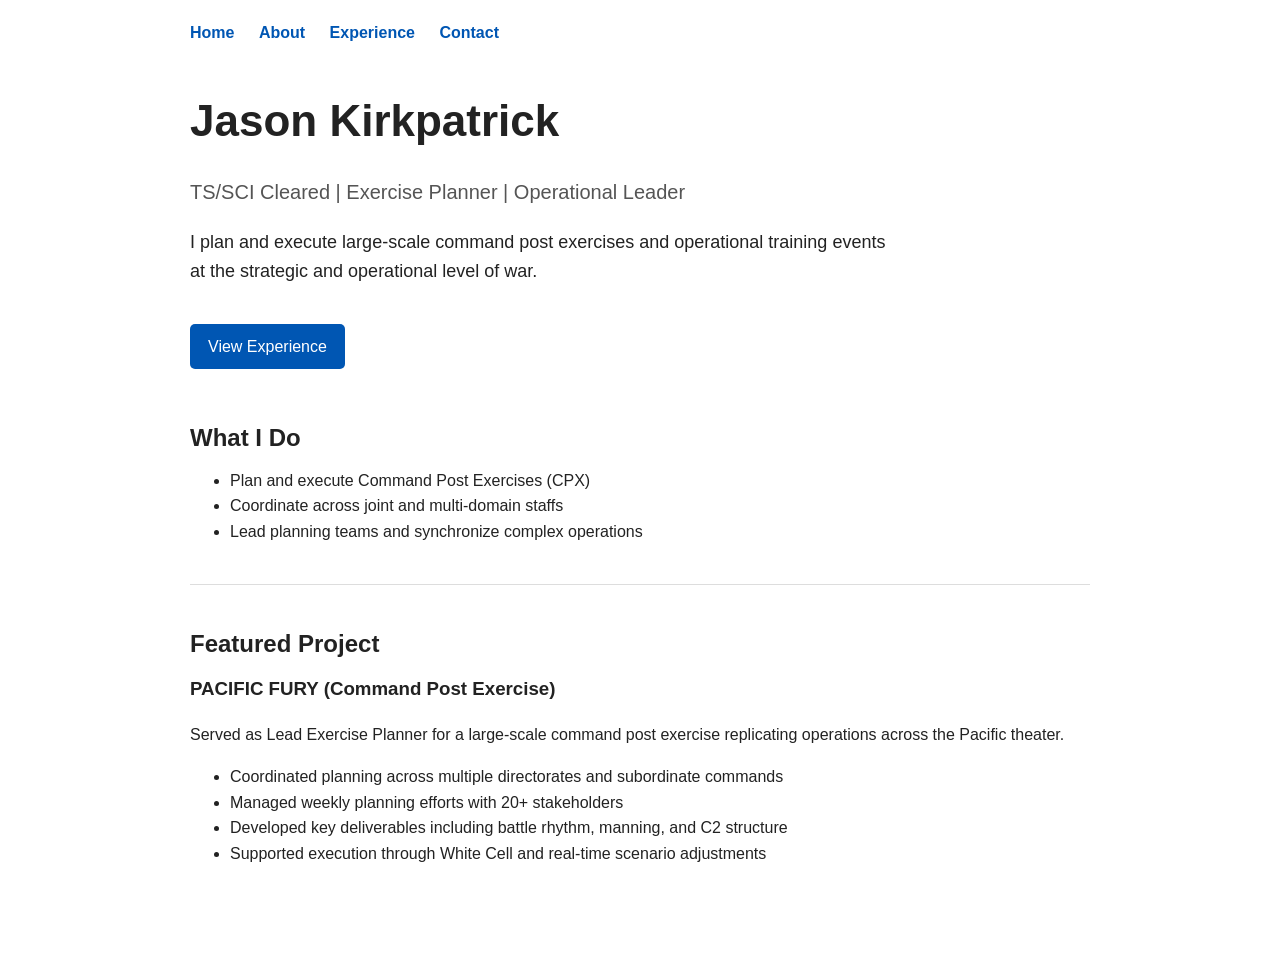
<file: index.html>
<!DOCTYPE html>
<html lang="en">
<head>
  <meta charset="UTF-8" />
  <meta name="viewport" content="width=device-width, initial-scale=1.0" />
  <title>Jason Kirkpatrick</title>
  <link rel="stylesheet" href="style.css" />
</head>
<body>
    <nav>
  <a href="index.html">Home</a>
  <a href="about.html">About</a>
  <a href="experience.html">Experience</a>
  <a href="contact.html">Contact</a>
</nav>

<header class="hero">
  <h1>Jason Kirkpatrick</h1>
  <p class="tagline">
    TS/SCI Cleared | Exercise Planner | Operational Leader
  </p>

  <p class="intro">
    I plan and execute large-scale command post exercises and operational
    training events at the strategic and operational level of war.
  </p>

  <a class="button" href="experience.html">View Experience</a>
</header>

<section>
  <h2>What I Do</h2>
  <ul>
    <li>Plan and execute Command Post Exercises (CPX)</li>
    <li>Coordinate across joint and multi-domain staffs</li>
    <li>Lead planning teams and synchronize complex operations</li>
  </ul>
</section>
<section>
  <h2>Featured Project</h2>

  <h3>PACIFIC FURY (Command Post Exercise)</h3>

  <p>
    Served as Lead Exercise Planner for a large-scale command post exercise
    replicating operations across the Pacific theater.
  </p>

  <ul>
    <li>Coordinated planning across multiple directorates and subordinate commands</li>
    <li>Managed weekly planning efforts with 20+ stakeholders</li>
    <li>Developed key deliverables including battle rhythm, manning, and C2 structure</li>
    <li>Supported execution through White Cell and real-time scenario adjustments</li>
  </ul>
</section>
</body>
</html>
</file>
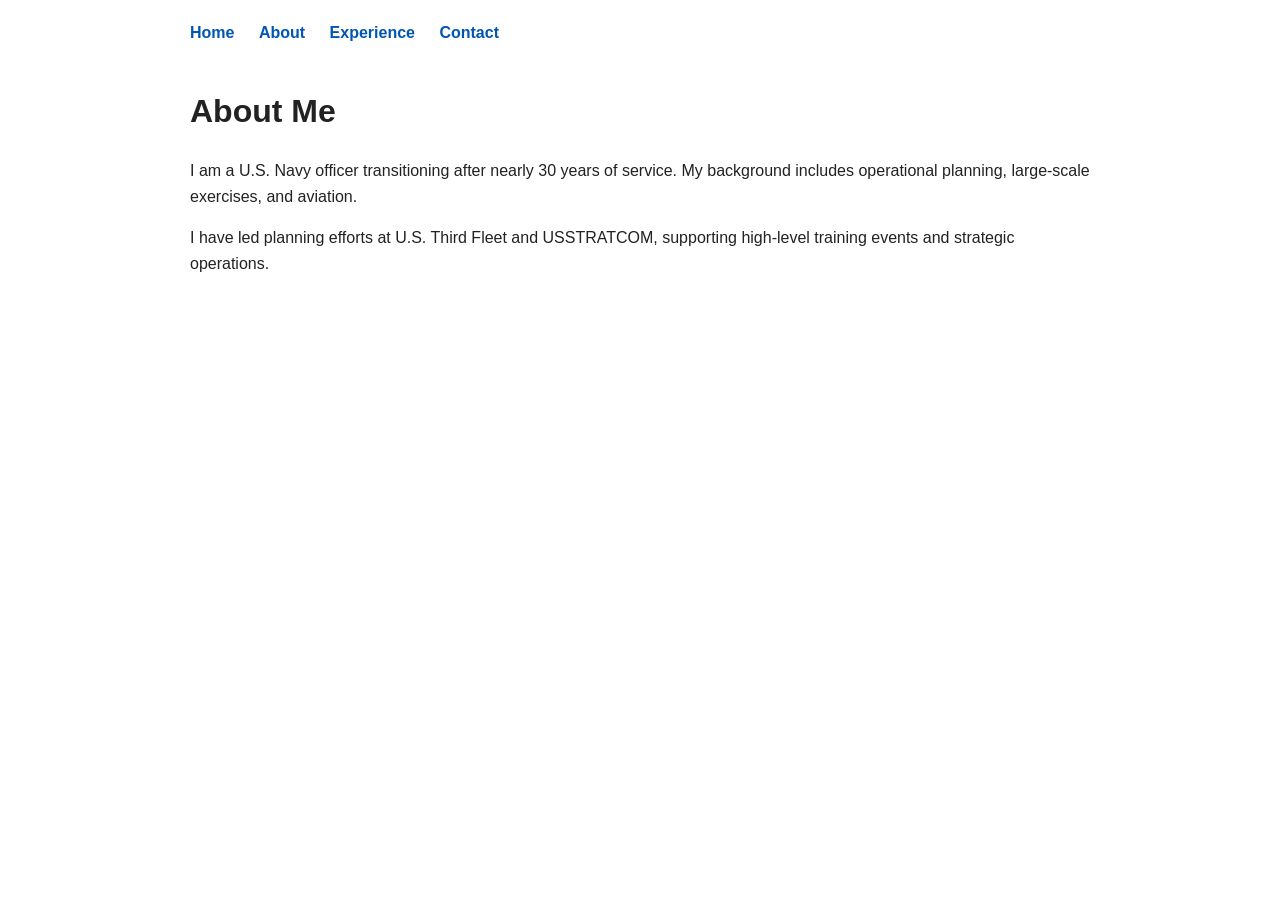
<file: about.html>
<!DOCTYPE html>
<html lang="en">
<head>
  <meta charset="UTF-8" />
  <meta name="viewport" content="width=device-width, initial-scale=1.0" />
  <title>About - Jason Kirkpatrick</title>
  <link rel="stylesheet" href="style.css" />
</head>
<body>

<nav>
  <a href="index.html">Home</a>
  <a href="about.html">About</a>
  <a href="experience.html">Experience</a>
  <a href="contact.html">Contact</a>
</nav>

<h1>About Me</h1>

<p>
  I am a U.S. Navy officer transitioning after nearly 30 years of service.
  My background includes operational planning, large-scale exercises, and aviation.
</p>

<p>
  I have led planning efforts at U.S. Third Fleet and USSTRATCOM, supporting
  high-level training events and strategic operations.
</p>

</body>
</html>
</file>
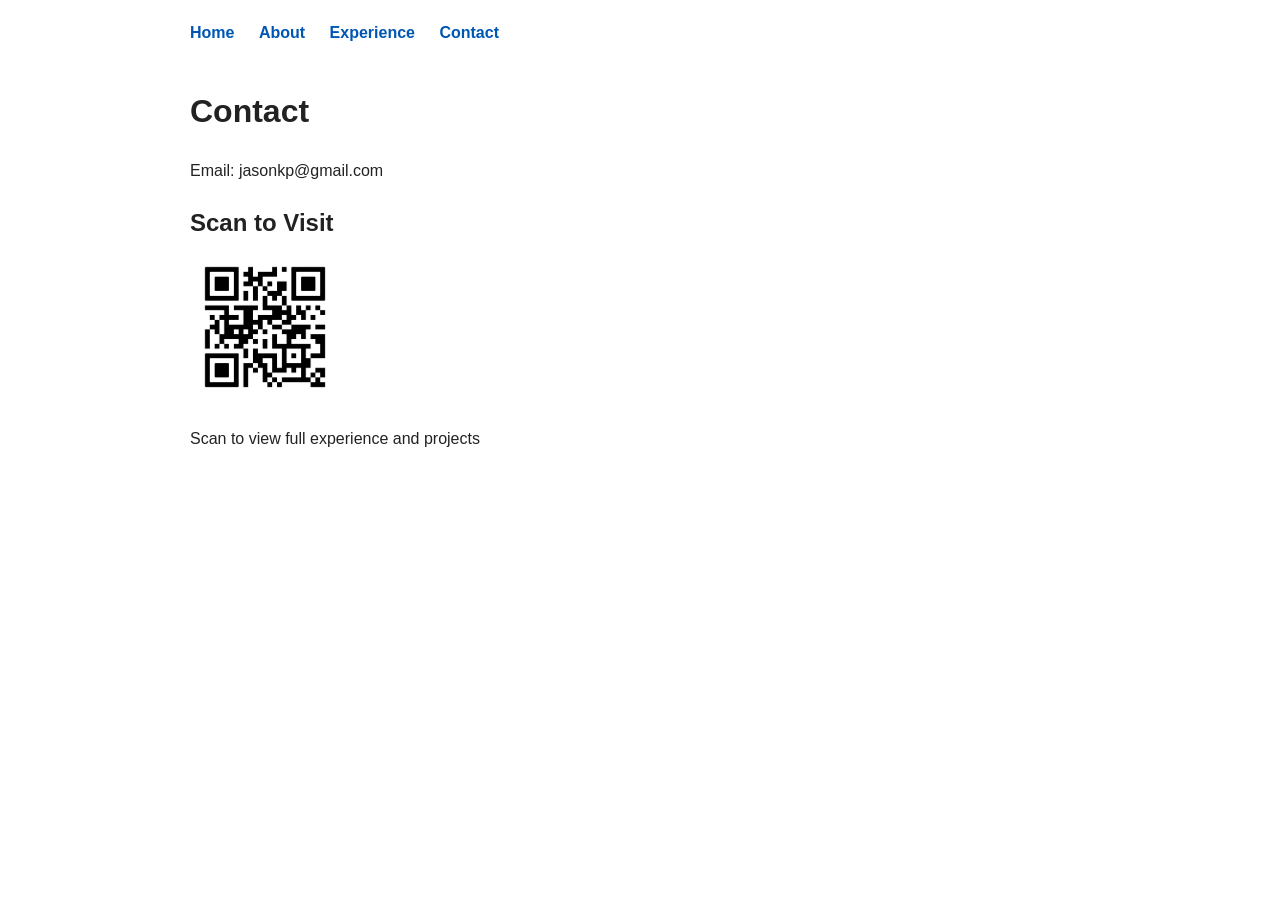
<file: contact.html>
<!DOCTYPE html>
<html lang="en">
<head>
  <meta charset="UTF-8" />
  <meta name="viewport" content="width=device-width, initial-scale=1.0" />
  <title>Contact - Jason Kirkpatrick</title>
  <link rel="stylesheet" href="style.css" />
</head>
<body>

<nav>
  <a href="index.html">Home</a>
  <a href="about.html">About</a>
  <a href="experience.html">Experience</a>
  <a href="contact.html">Contact</a>
</nav>

<h1>Contact</h1>

<p>Email: jasonkp@gmail.com</p>

<h2>Scan to Visit</h2>
<img src="qr.png" alt="QR code to website" width="150" />
<p>Scan to view full experience and projects</p>
</body>
</html>
</file>
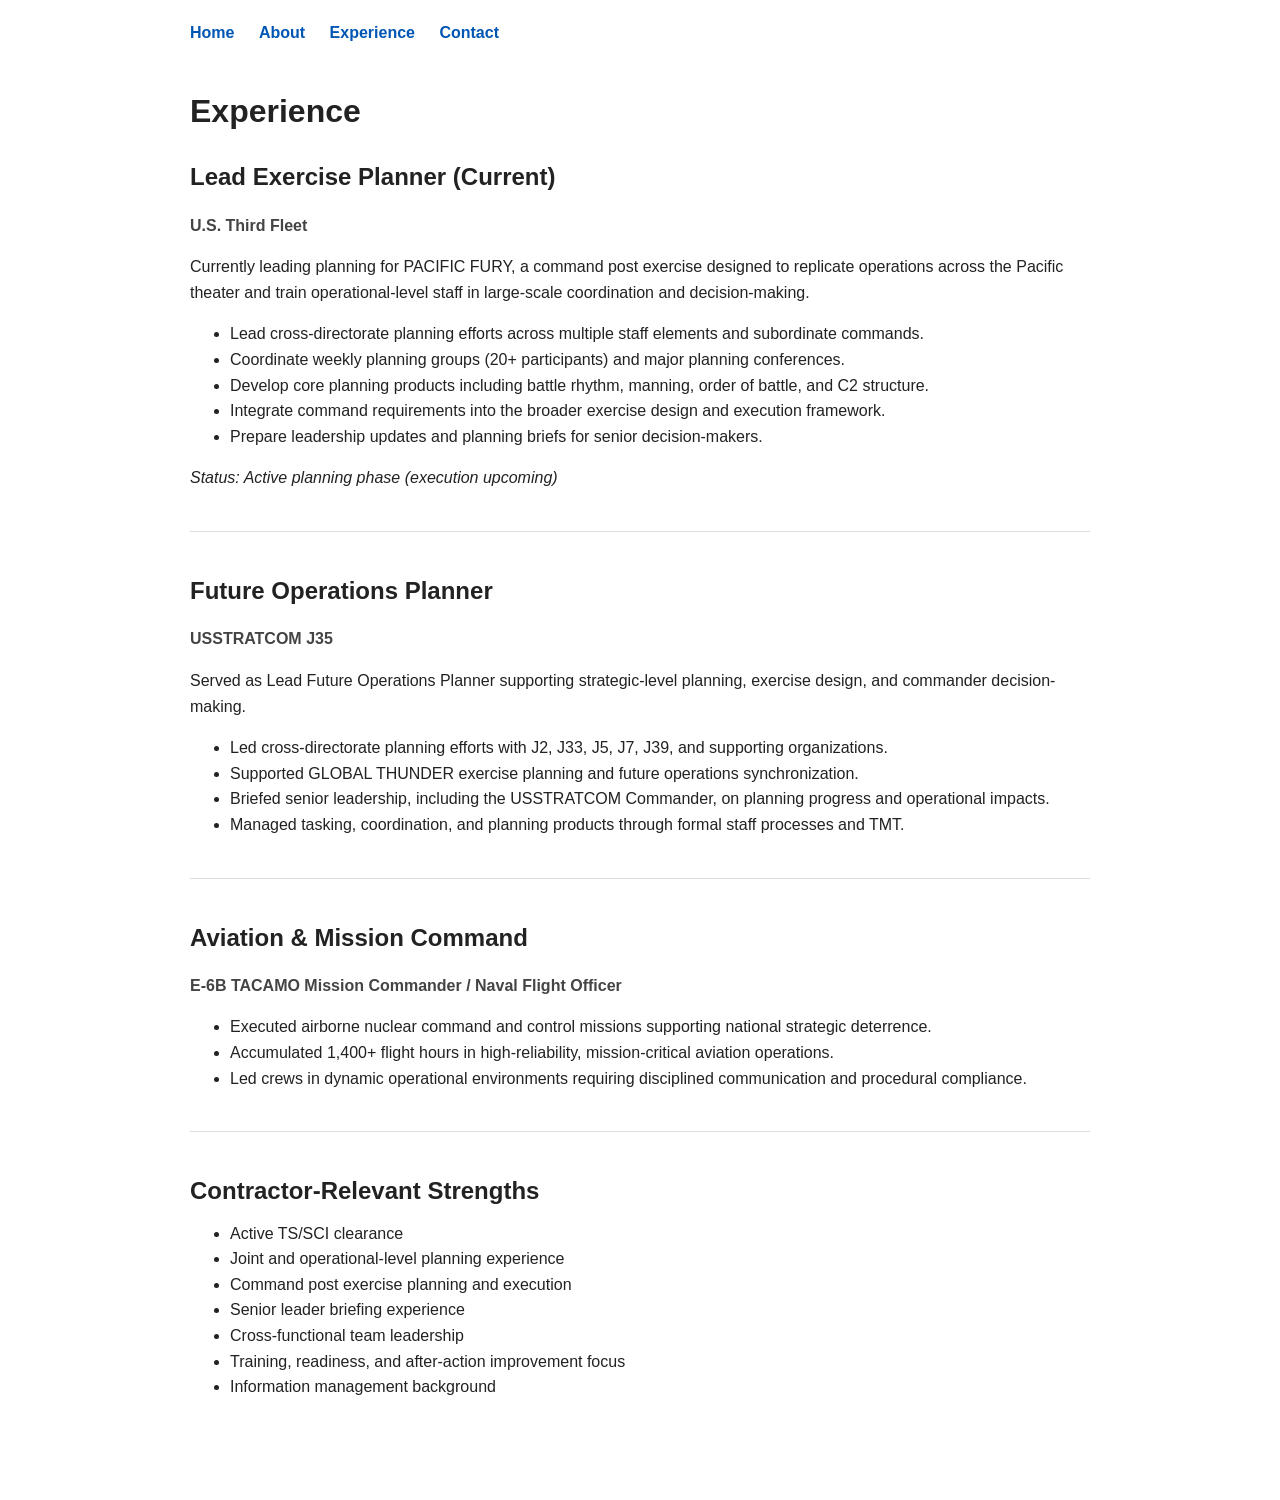
<file: experience.html>
<!DOCTYPE html>
<html lang="en">
<head>
  <meta charset="UTF-8" />
  <meta name="viewport" content="width=device-width, initial-scale=1.0" />
  <title>Experience - Jason Kirkpatrick</title>
  <link rel="stylesheet" href="style.css" />
</head>
<body>

<nav>
  <a href="index.html">Home</a>
  <a href="about.html">About</a>
  <a href="experience.html">Experience</a>
  <a href="contact.html">Contact</a>
</nav>

<h1>Experience</h1>

<section>
  <h2>Lead Exercise Planner (Current)</h2>
  <p><strong>U.S. Third Fleet</strong></p>

  <p>
    Currently leading planning for PACIFIC FURY, a command post exercise
    designed to replicate operations across the Pacific theater and train
    operational-level staff in large-scale coordination and decision-making.
  </p>

  <ul>
    <li>Lead cross-directorate planning efforts across multiple staff elements and subordinate commands.</li>
    <li>Coordinate weekly planning groups (20+ participants) and major planning conferences.</li>
    <li>Develop core planning products including battle rhythm, manning, order of battle, and C2 structure.</li>
    <li>Integrate command requirements into the broader exercise design and execution framework.</li>
    <li>Prepare leadership updates and planning briefs for senior decision-makers.</li>
  </ul>
  <p><em>Status: Active planning phase (execution upcoming)</em></p>
</section>

<section>
  <h2>Future Operations Planner</h2>
  <p><strong>USSTRATCOM J35</strong></p>

  <p>
    Served as Lead Future Operations Planner supporting strategic-level planning,
    exercise design, and commander decision-making.
  </p>

  <ul>
    <li>Led cross-directorate planning efforts with J2, J33, J5, J7, J39, and supporting organizations.</li>
    <li>Supported GLOBAL THUNDER exercise planning and future operations synchronization.</li>
    <li>Briefed senior leadership, including the USSTRATCOM Commander, on planning progress and operational impacts.</li>
    <li>Managed tasking, coordination, and planning products through formal staff processes and TMT.</li>
  </ul>
</section>

<section>
  <h2>Aviation & Mission Command</h2>
  <p><strong>E-6B TACAMO Mission Commander / Naval Flight Officer</strong></p>

  <ul>
    <li>Executed airborne nuclear command and control missions supporting national strategic deterrence.</li>
    <li>Accumulated 1,400+ flight hours in high-reliability, mission-critical aviation operations.</li>
    <li>Led crews in dynamic operational environments requiring disciplined communication and procedural compliance.</li>
  </ul>
</section>

<section>
  <h2>Contractor-Relevant Strengths</h2>

  <ul>
    <li>Active TS/SCI clearance</li>
    <li>Joint and operational-level planning experience</li>
    <li>Command post exercise planning and execution</li>
    <li>Senior leader briefing experience</li>
    <li>Cross-functional team leadership</li>
    <li>Training, readiness, and after-action improvement focus</li>
    <li>Information management background</li>
  </ul>
</section>

</body>
</html>
</file>
<file: style.css>
body {
  font-family: Arial, sans-serif;
  max-width: 900px;
  margin: 0 auto;
  padding: 20px;
  line-height: 1.6;
  color: #222;
}

/* Navigation */
nav {
  margin-bottom: 40px;
}

nav a {
  margin-right: 20px;
  text-decoration: none;
  color: #0056b3;
  font-weight: bold;
}

nav a:hover {
  text-decoration: underline;
}

/* Hero Section */
.hero {
  margin-bottom: 50px;
}

.hero h1 {
  font-size: 44px;
  margin-bottom: 10px;
}

.tagline {
  font-size: 20px;
  color: #555;
  margin-bottom: 20px;
}

.intro {
  font-size: 18px;
  max-width: 700px;
}

/* Button */
.button {
  display: inline-block;
  margin-top: 20px;
  padding: 10px 18px;
  background-color: #0056b3;
  color: white;
  text-decoration: none;
  border-radius: 5px;
}

.button:hover {
  background-color: #003f88;
}

/* Sections */
section {
  margin-bottom: 40px;
}

h2 {
  margin-bottom: 10px;
}
h3 {
  margin-top: 10px;
}

section ul {
  margin-top: 10px;
}
section {
  border-bottom: 1px solid #ddd;
  padding-bottom: 24px;
}

section:last-child {
  border-bottom: none;
}

strong {
  color: #444;
}
</file>
